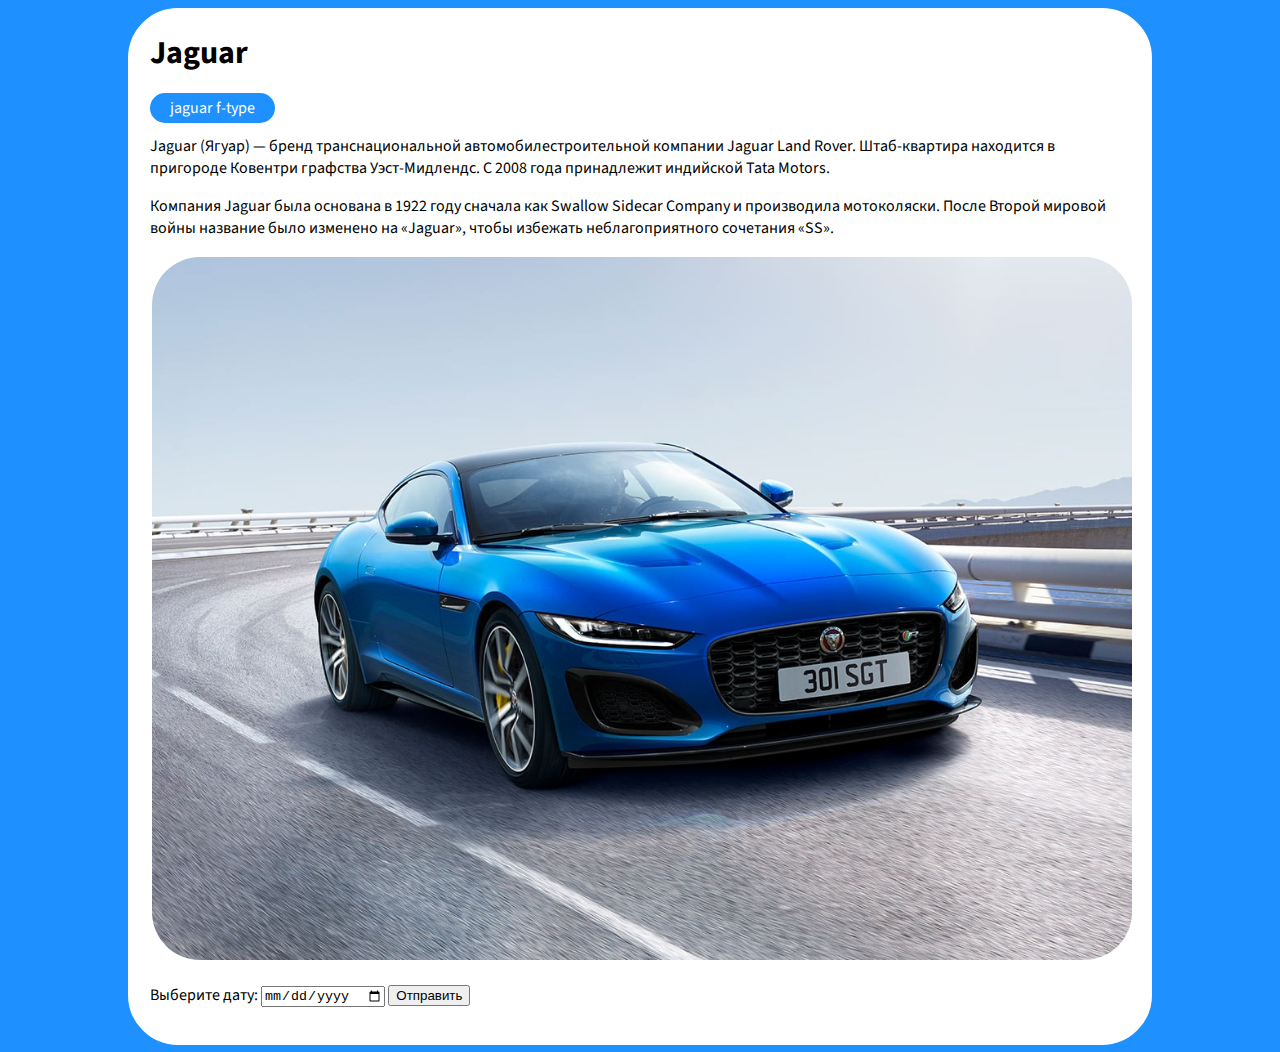
<file: index.html>
<!DOCTYPE html>
<html lang="en">
<head> 
    <meta charset="UTF-8">
    <meta http-equiv="X-UA-Compatible" content="IE=edge">
    <meta name="viewport" content="width=device-width, initial-scale=1.0">
    <title>Jaguar</title>
    <link rel="stylesheet" href="style.css">
    <link rel="preconnect" href="https://fonts.googleapis.com">
<link rel="preconnect" href="https://fonts.gstatic.com" crossorigin>
<link href="https://fonts.googleapis.com/css2?family=Source+Sans+3&display=swap" rel="stylesheet">
</head>
<body> 
  <main class="main">
    <h1 class="h">Jaguar</h1>
    <a href="f-tyre.html">jaguar f-type</a>
    <p>Jaguar (Ягуар) — бренд транснациональной автомобилестроительной компании Jaguar Land Rover. Штаб-квартира находится в пригороде Ковентри графства Уэст-Мидлендс. С 2008 года принадлежит индийской Tata Motors.</p>
    <p>Компания Jaguar была основана в 1922 году сначала как Swallow Sidecar Company и производила мотоколяски. После Второй мировой войны название было изменено на «Jaguar», чтобы избежать неблагоприятного сочетания «SS». </p>
    <img src="img/Jaguar.jpeg">
    
    <form>
      <p>Выберите дату: <input type="date" name="calendar">
        <input type="submit" value="Отправить"></p>
      </div>
    </form>



  </main>  
</body>
</html>
</file>
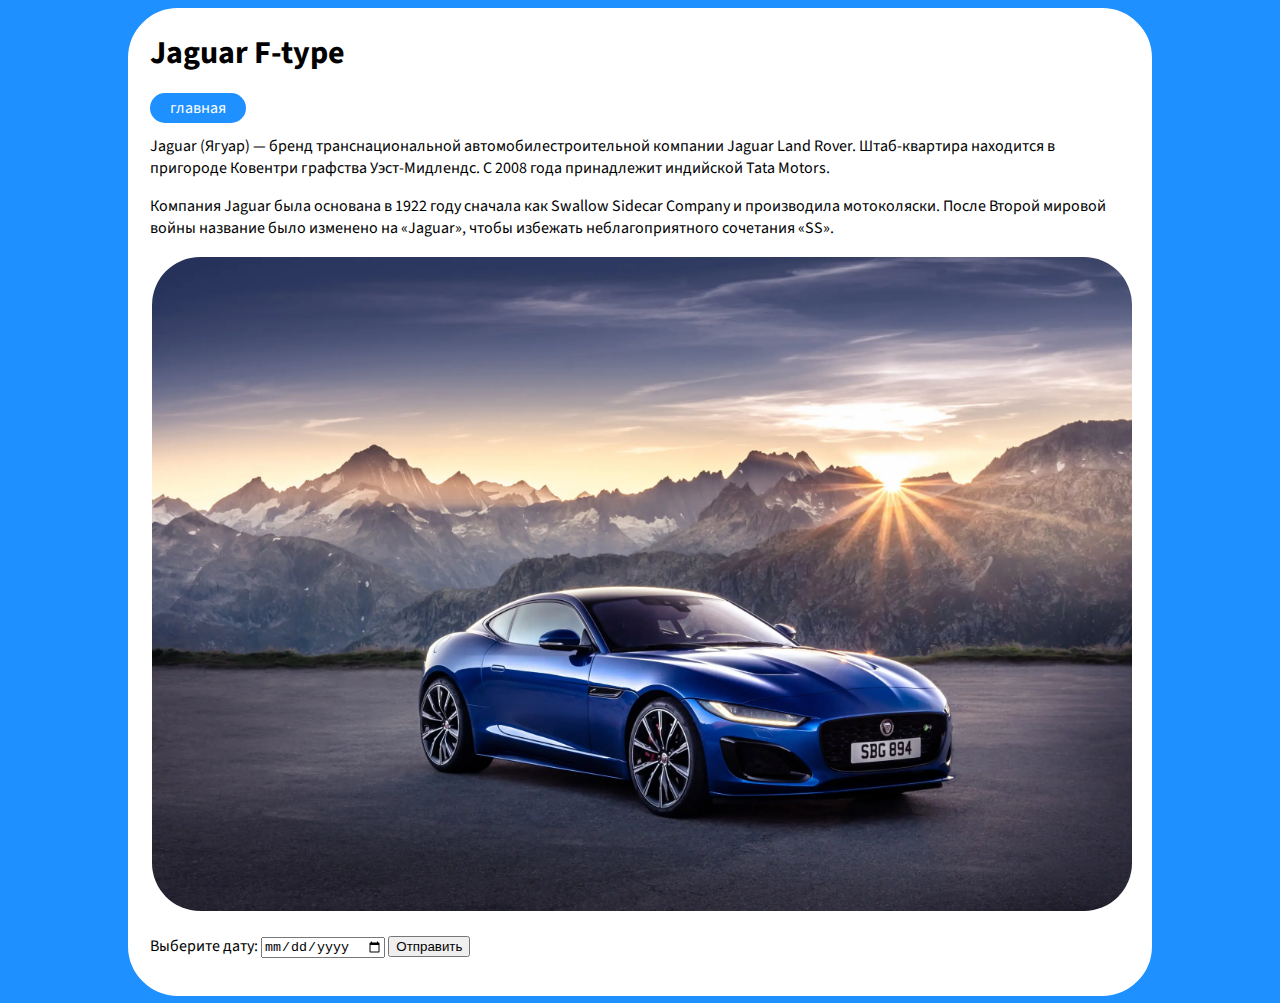
<file: f-tyre.html>
<!DOCTYPE html>
<html lang="en">
<head> 
    <meta charset="UTF-8">
    <meta http-equiv="X-UA-Compatible" content="IE=edge">
    <meta name="viewport" content="width=device-width, initial-scale=1.0">
    <title>Jaguar</title>
    <link rel="stylesheet" href="style.css">
    <link rel="preconnect" href="https://fonts.googleapis.com">
<link rel="preconnect" href="https://fonts.gstatic.com" crossorigin>
<link href="https://fonts.googleapis.com/css2?family=Source+Sans+3&display=swap" rel="stylesheet">
</head>
<body> 
  <main class="main">
    <h1 class="h">Jaguar F-type</h1>
    <a href="index.html">главная</a>
    <p>Jaguar (Ягуар) — бренд транснациональной автомобилестроительной компании Jaguar Land Rover. Штаб-квартира находится в пригороде Ковентри графства Уэст-Мидлендс. С 2008 года принадлежит индийской Tata Motors.</p>
    <p>Компания Jaguar была основана в 1922 году сначала как Swallow Sidecar Company и производила мотоколяски. После Второй мировой войны название было изменено на «Jaguar», чтобы избежать неблагоприятного сочетания «SS». </p>
    <img src="img/f-type.webp">
    <form>
      <p>Выберите дату: <input type="date" name="calendar">
        <input type="submit" value="Отправить"></p>
      </div>
    </form>



  </main>
</file>
<file: style.css>
body{
   background-color: dodgerblue; 
   font-family: 'Source Sans 3', sans-serif;
}
.main{
    background-color: white;
    margin: 30px;
    margin: auto;
    width: 980px;
    padding: 20px;
    border: 2px white solid;
    border-radius: 50px;
    
}
.h{
    margin-top: 0;
}
a{
    color: white;
    padding: 4px 20px;
    border-radius: 16px;
    background-color:dodgerblue ;
    text-decoration: none;
}
img{
    width: 100%;
    border: 2px white solid;
    border-radius: 50px;
}
</file>
